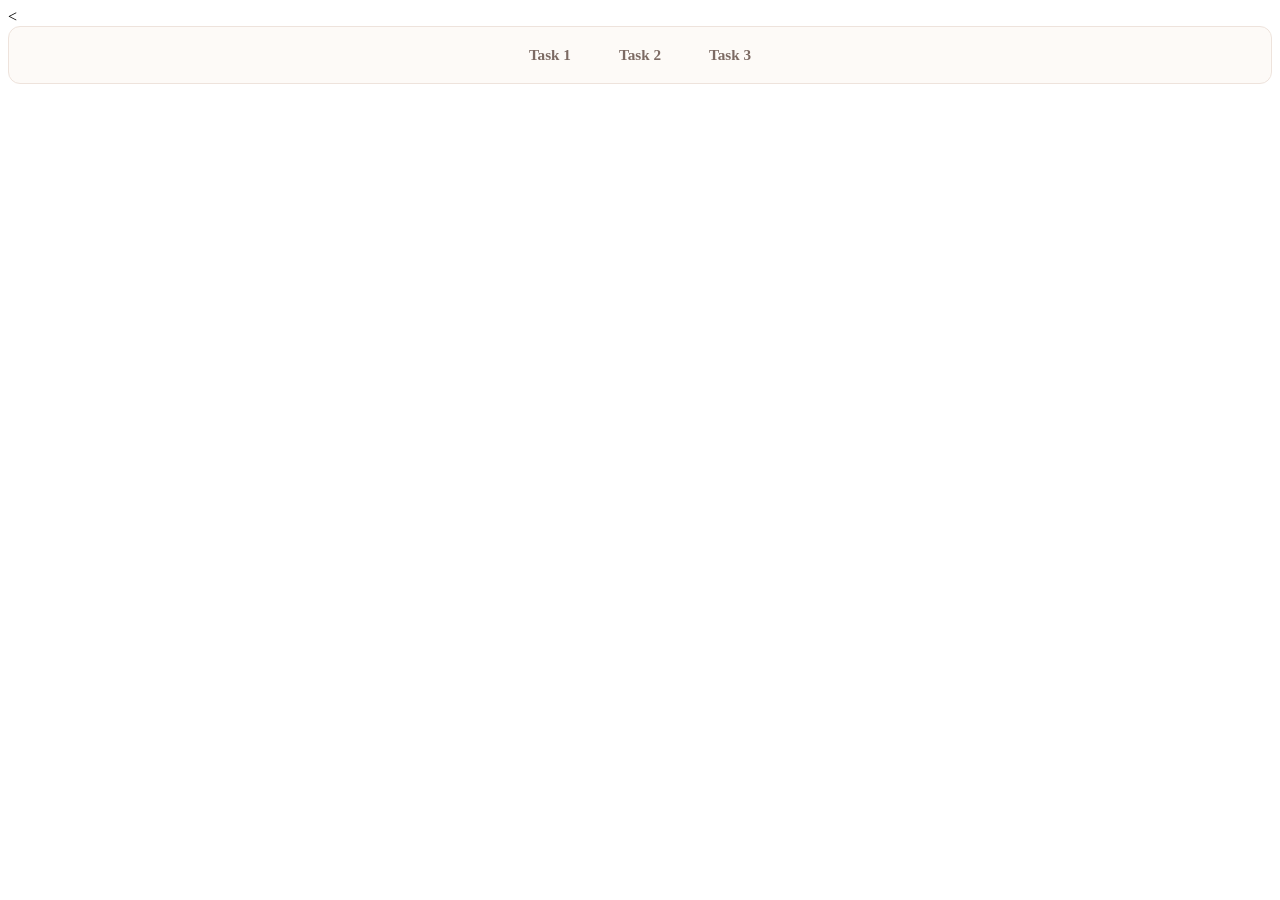
<file: index.html>
<!DOCTYPE html>
<html lang="en">
<head>
    <meta charset="UTF-8">
    <title>Advanced CSS Assignment 2</title>
</head>
<body>
    <<nav class="simple-nav">
  <a href="task1.html">Task 1</a>
  <a href="task2.html">Task 2</a>
  <a href="task3.html">Task 3</a>
</nav>

<style>
  .simple-nav {
    display: flex;
    justify-content: center;
    gap: 1rem;
    padding: 0.8rem;
    margin-bottom: 2rem;
    background-color: #fdfaf7;
    border: 1px solid #eee3dc;
    border-radius: 12px;
  }

  .simple-nav a {
    text-decoration: none;
    color: #7c6a63;
    font-weight: 600;
    font-size: 0.95rem;
    padding: 0.4rem 1rem;
    border-radius: 8px;
    transition: all 0.2s ease;
  }

  .simple-nav a:hover {
    color: #c85a32;
    background-color: #f5e9e2;
  }
</style>
</body>
</html>
</file>
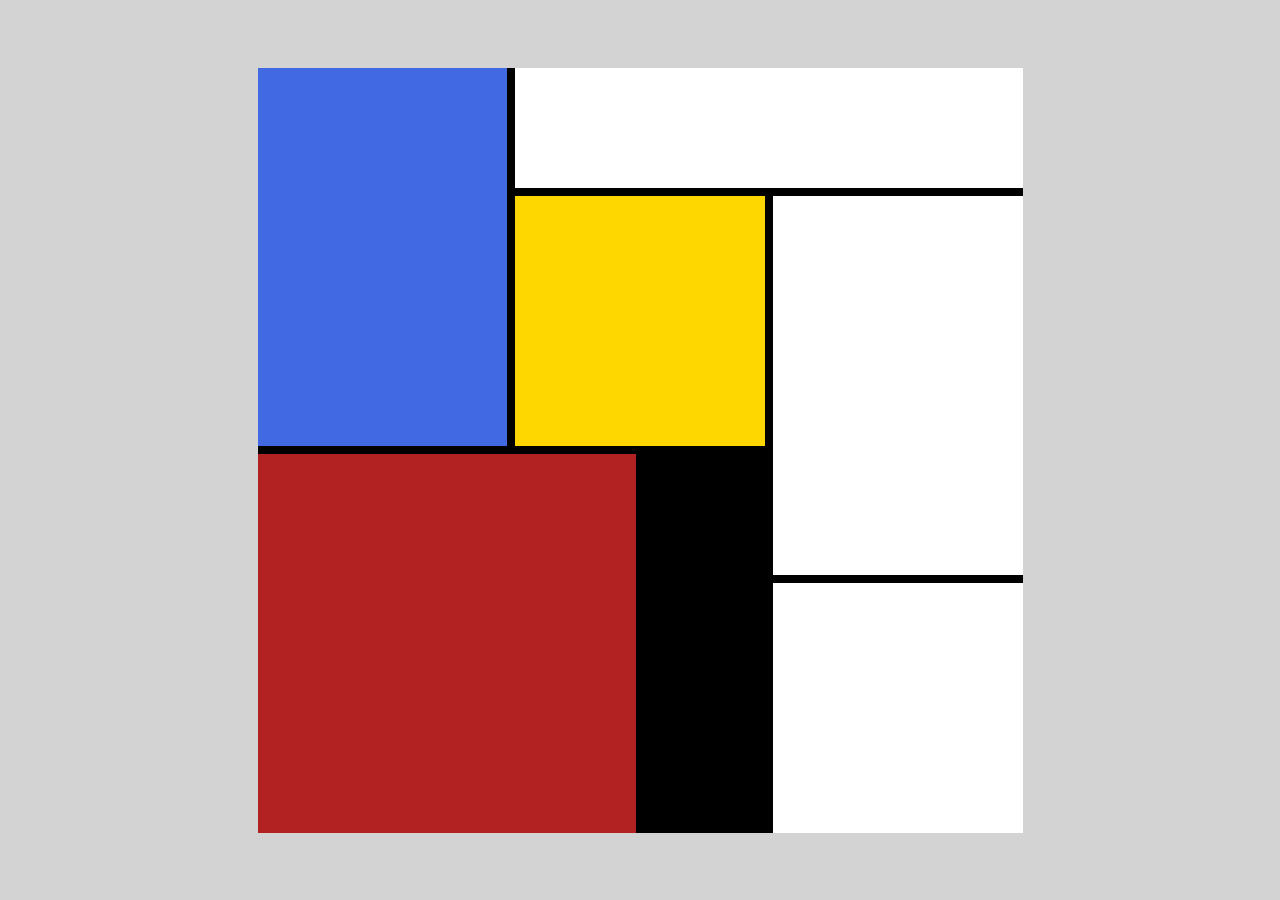
<file: task1.html>
<!DOCTYPE html>
<html lang="en">
<head>
  <meta charset="UTF-8">
  <meta name="viewport" content="width=device-width, initial-scale=1.0">
  <title>Task 1</title>
  <link rel="stylesheet" href="css/task1.css">
</head>
<body>

  <div class="mondrian-grid">
    <div class="block blue"></div>
    <div class="block white-top"></div>
    <div class="block yellow"></div>
    <div class="block white-right"></div>
    <div class="block red"></div>
    <div class="block black"></div>
    <div class="block white-bottom"></div>
  </div>

</body>
</html>
</file>
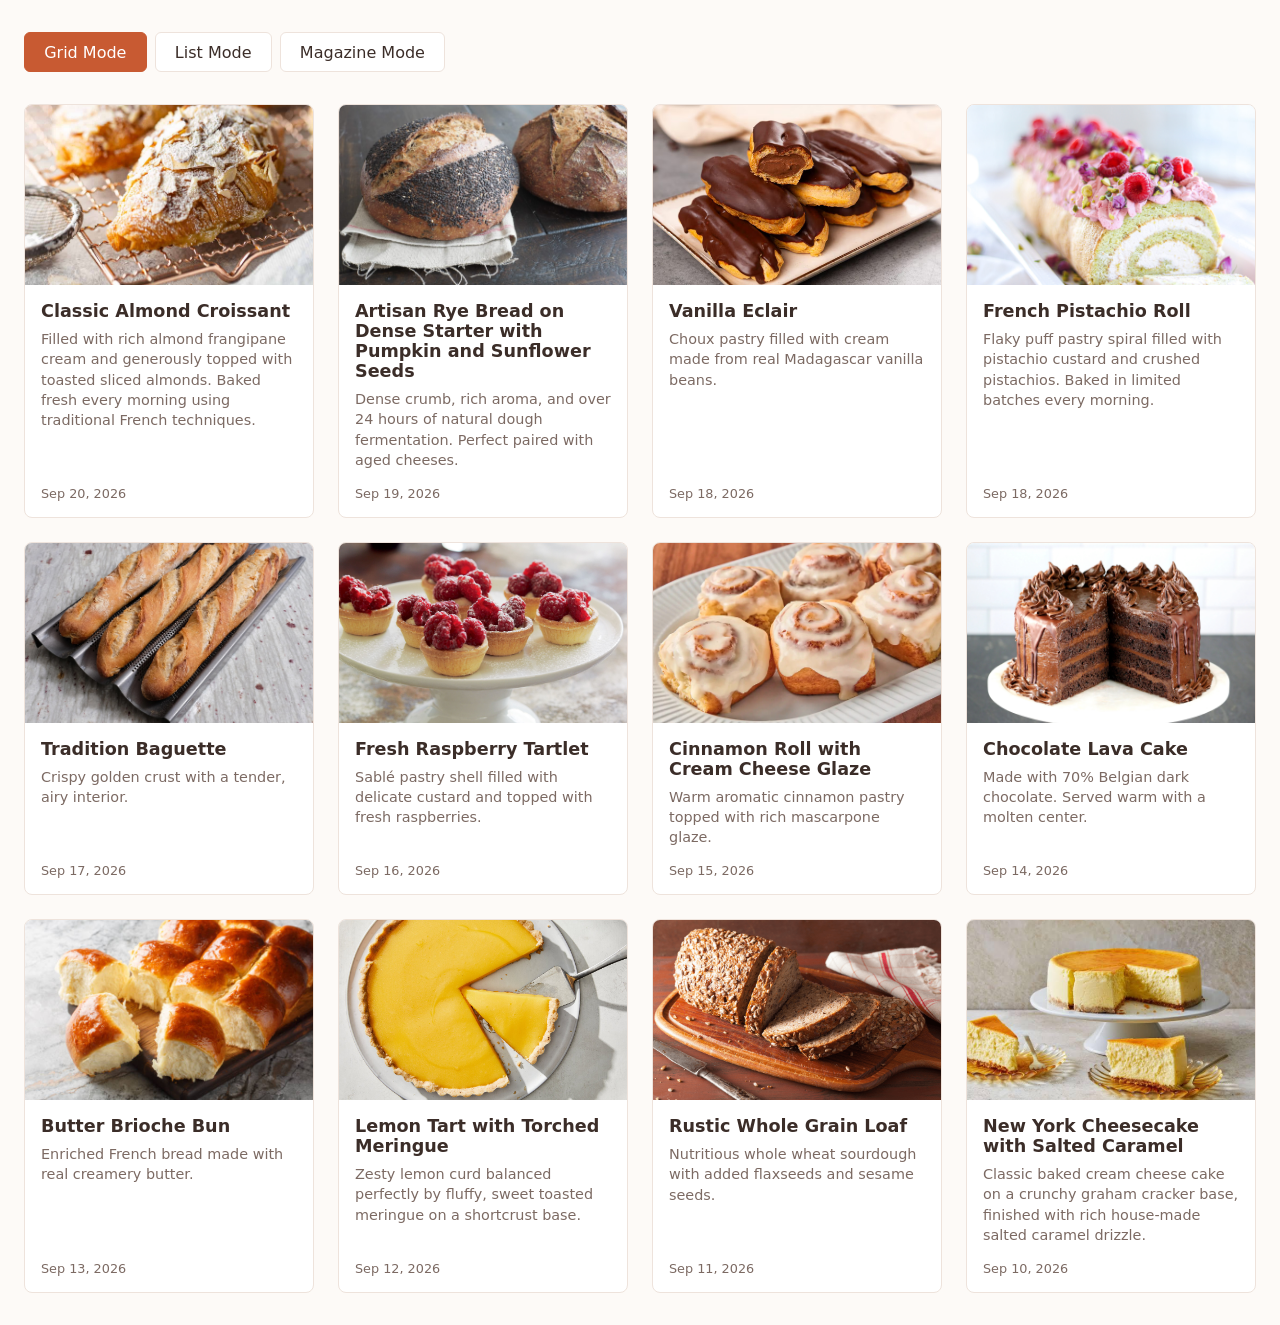
<file: task3.html>
<!DOCTYPE html>
<html lang="en">
<head>
  <meta charset="UTF-8">
  <title>Task 3 — Bakery Catalog</title>
  <link rel="stylesheet" href="css/task3.css">
</head>
<body>

  <input type="radio" name="layout" id="mode-grid" checked class="layout-toggle">
  <input type="radio" name="layout" id="mode-list" class="layout-toggle">
  <input type="radio" name="layout" id="mode-magazine" class="layout-toggle">

  <div class="controls">
    <label for="mode-grid" class="btn-mode">Grid Mode</label>
    <label for="mode-list" class="btn-mode">List Mode</label>
    <label for="mode-magazine" class="btn-mode">Magazine Mode</label>
  </div>

  <main class="products">
    
    <article class="card lead-item">
      <img src="images/croissant.jpg" alt="Croissant" class="card-img">
      <div class="card-content">
        <h3>Classic Almond Croissant</h3>
        <p>Filled with rich almond frangipane cream and generously topped with toasted sliced almonds. Baked fresh every morning using traditional French techniques.</p>
      </div>
      <span class="card-date">Sep 20, 2026</span>
    </article>

    <article class="card">
      <img src="images/sourdough.jpg" alt="Sourdough" class="card-img">
      <div class="card-content">
        <h3>Artisan Rye Bread on Dense Starter with Pumpkin and Sunflower Seeds</h3>
        <p>Dense crumb, rich aroma, and over 24 hours of natural dough fermentation. Perfect paired with aged cheeses.</p>
      </div>
      <span class="card-date">Sep 19, 2026</span>
    </article>

    <article class="card">
      <img src="images/eclair.jpg" alt="Eclair" class="card-img">
      <div class="card-content">
        <h3>Vanilla Eclair</h3>
        <p>Choux pastry filled with cream made from real Madagascar vanilla beans.</p>
      </div>
      <span class="card-date">Sep 18, 2026</span>
    </article>

    <article class="card">
      <img src="images/pistachioroll.jpg" alt="Pistachio Roll" class="card-img">
      <div class="card-content">
        <h3>French Pistachio Roll</h3>
        <p>Flaky puff pastry spiral filled with pistachio custard and crushed pistachios. Baked in limited batches every morning.</p>
      </div>
      <span class="card-date">Sep 18, 2026</span>
    </article>

    <article class="card">
      <img src="images/baguette.jpg" alt="Baguette" class="card-img">
      <div class="card-content">
        <h3>Tradition Baguette</h3>
        <p>Crispy golden crust with a tender, airy interior.</p>
      </div>
      <span class="card-date">Sep 17, 2026</span>
    </article>

    <article class="card">
      <img src="images/tartlets.jpeg" alt="Tartlet" class="card-img">
      <div class="card-content">
        <h3>Fresh Raspberry Tartlet</h3>
        <p>Sablé pastry shell filled with delicate custard and topped with fresh raspberries.</p>
      </div>
      <span class="card-date">Sep 16, 2026</span>
    </article>

    <article class="card">
      <img src="images/cinnamonroll.jpg" alt="Cinnamon Roll" class="card-img">
      <div class="card-content">
        <h3>Cinnamon Roll with Cream Cheese Glaze</h3>
        <p>Warm aromatic cinnamon pastry topped with rich mascarpone glaze.</p>
      </div>
      <span class="card-date">Sep 15, 2026</span>
    </article>

    <article class="card">
      <img src="images/chocolatecake.jpg" alt="Chocolate Cake" class="card-img">
      <div class="card-content">
        <h3>Chocolate Lava Cake</h3>
        <p>Made with 70% Belgian dark chocolate. Served warm with a molten center.</p>
      </div>
      <span class="card-date">Sep 14, 2026</span>
    </article>

    <article class="card">
      <img src="images/brioche.jpg" alt="Brioche" class="card-img">
      <div class="card-content">
        <h3>Butter Brioche Bun</h3>
        <p>Enriched French bread made with real creamery butter.</p>
      </div>
      <span class="card-date">Sep 13, 2026</span>
    </article>

    <article class="card">
      <img src="images/lemontart.jpg" alt="Lemon Tart" class="card-img">
      <div class="card-content">
        <h3>Lemon Tart with Torched Meringue</h3>
        <p>Zesty lemon curd balanced perfectly by fluffy, sweet toasted meringue on a shortcrust base.</p>
      </div>
      <span class="card-date">Sep 12, 2026</span>
    </article>

    <article class="card">
      <img src="images/wholegrainbread.png" alt="Whole Grain Bread" class="card-img">
      <div class="card-content">
        <h3>Rustic Whole Grain Loaf</h3>
        <p>Nutritious whole wheat sourdough with added flaxseeds and sesame seeds.</p>
      </div>
      <span class="card-date">Sep 11, 2026</span>
    </article>

    <article class="card">
      <img src="images/cheesecake.jpg" alt="Cheesecake" class="card-img">
      <div class="card-content">
        <h3>New York Cheesecake with Salted Caramel</h3>
        <p>Classic baked cream cheese cake on a crunchy graham cracker base, finished with rich house-made salted caramel drizzle.</p>
      </div>
      <span class="card-date">Sep 10, 2026</span>
    </article>

  </main>

</body>
</html>
</file>
<file: css/task1.css>
* {
    box-sizing: border-box;
    margin: 0;
    padding: 0;
}

body {
    display: flex;
    justify-content: center;
    align-items: center;
    min-height: 100vh;
    background-color: lightgray;
}

.mondrian-grid {
    display: grid;
    grid-template-columns: repeat(6, 1fr);
    grid-template-rows: repeat(6, 1fr);
    gap: 8px;
    background-color: black;
    width: 85vmin;
    height: 85vmin;
    aspect-ratio: 1 / 1;
}

.block {
    min-width: 0;
    min-height: 0;
}


.blue {
    background-color: royalblue;
    grid-column: 1 / 3;
    grid-row: 1 / 4;
}

.white-top {
    background-color: white;
    grid-column: 3 / 7;
    grid-row: 1 / 2;
}

.yellow {
    background-color: gold;
    grid-column: 3 / 5;
    grid-row: 2 / 4;
}

.white-right {
    background-color: white;
    grid-column: 5 / 7;
    grid-row: 2 / 5;
}

.red {
    background-color: firebrick;
    grid-column: 1 / 4;
    grid-row: 4 / 7;
}

.black {
    background-color: black;
    grid-column: 4 / 5;
    grid-row: 4 / 7;
}

.white-bottom {
    background-color: white;
    grid-column: 5 / 7;
    grid-row: 5 / 7;
}
</file>
<file: css/task3.css>
:root {
  --primary-color: #c85a32;
  --bg-color: #fdfaf7;
  --card-bg: #ffffff;
  --text-color: #3b2d28;
  --text-muted: #7c6a63;
  --border-color: #eee3dc;
}

* {
  box-sizing: border-box;
}

body {
  font-family: system-ui, -apple-system, sans-serif;
  background-color: var(--bg-color);
  color: var(--text-color);
  padding: 2rem 1.5rem;
  margin: 0;
  width: 100%;
}

.layout-toggle {
  display: none;
}

.controls {
  display: flex;
  gap: 0.5rem;
  margin-bottom: 2rem;
  flex-wrap: wrap;
}

.btn-mode {
  padding: 0.6rem 1.2rem;
  background-color: var(--card-bg);
  border: 1px solid var(--border-color);
  border-radius: 6px;
  cursor: pointer;
  font-weight: 500;
}

#mode-grid:checked ~ .controls label[for="mode-grid"],
#mode-list:checked ~ .controls label[for="mode-list"],
#mode-magazine:checked ~ .controls label[for="mode-magazine"] {
  background-color: var(--primary-color);
  color: #ffffff;
  border-color: var(--primary-color);
}

.card {
  background-color: var(--card-bg);
  border: 1px solid var(--border-color);
  border-radius: 8px;
  overflow: hidden;
  display: flex;
  flex-direction: column;
  min-width: 0;
}

.card-img {
  width: 100%;
  height: 180px;
  object-fit: cover;
}

.card-content {
  padding: 1rem;
  display: flex;
  flex-direction: column;
  flex: 1;
  min-width: 0;
}

.card h3 {
  margin: 0 0 0.5rem 0;
  font-size: 1.1rem;
  overflow-wrap: anywhere;
}

.card p {
  color: var(--text-muted);
  font-size: 0.9rem;
  line-height: 1.4;
  margin: 0;
  overflow-wrap: anywhere;
}

.card-date {
  padding: 0 1rem 1rem 1rem;
  font-size: 0.8rem;
  color: var(--text-muted);
}

.products.grid-mode,
#mode-grid:checked ~ .products {
  display: grid;
  grid-template-columns: repeat(auto-fill, minmax(260px, 1fr));
  gap: 1.5rem;
}

.products.list-mode,
#mode-list:checked ~ .products {
  display: grid;
  grid-template-columns: 1fr;
  gap: 1rem;
}

.products.list-mode .card,
#mode-list:checked ~ .products .card {
  flex-direction: row;
  flex-wrap: wrap;
  align-items: center;
}

.products.list-mode .card-img,
#mode-list:checked ~ .products .card-img {
  width: 140px;
  height: 100px;
  flex-shrink: 0;
}

.products.list-mode .card-content,
#mode-list:checked ~ .products .card-content {
  padding: 0.75rem 1rem;
  flex: 1 1 220px;
}

.products.list-mode .card-date,
#mode-list:checked ~ .products .card-date {
  margin-left: auto;
  padding: 0.75rem 1rem;
  white-space: nowrap;
}

.products.magazine-mode,
#mode-magazine:checked ~ .products {
  display: grid;
  grid-template-columns: repeat(auto-fill, minmax(260px, 1fr));
  gap: 1.5rem;
}

.products.magazine-mode .lead-item,
#mode-magazine:checked ~ .products .lead-item {
  grid-column: span 2;
  grid-row: span 2;
}

.products.magazine-mode .lead-item .card-img,
#mode-magazine:checked ~ .products .lead-item .card-img {
  height: 280px;
}

.products.magazine-mode .lead-item h3,
#mode-magazine:checked ~ .products .lead-item h3 {
  font-size: 1.4rem;
}
</file>
